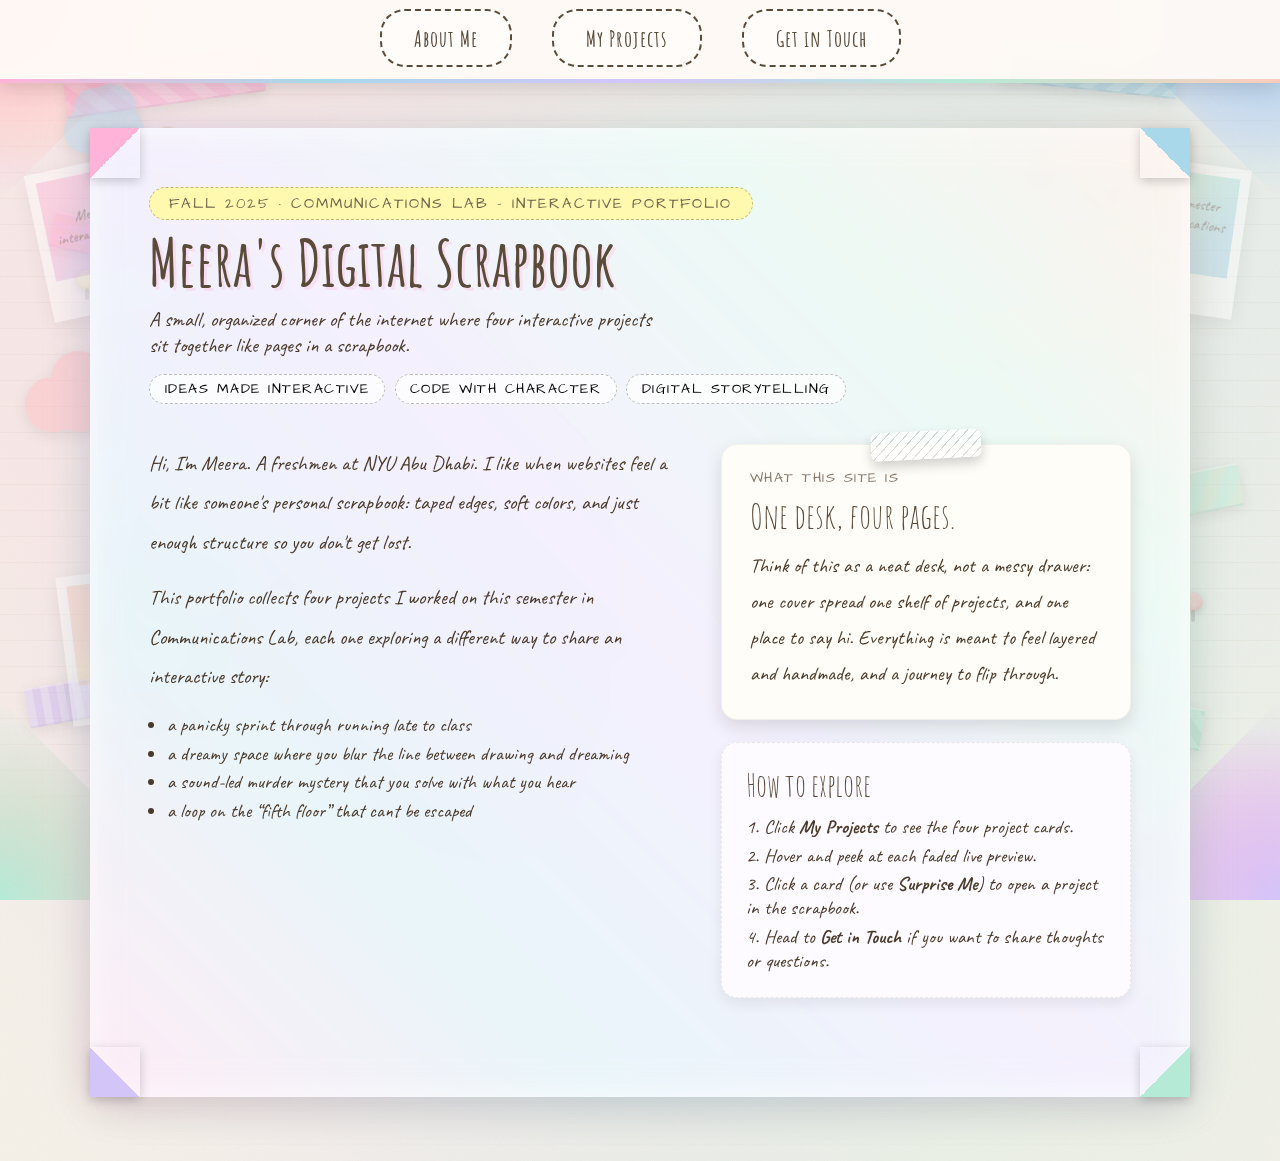
<file: index.html>
<!DOCTYPE html>
<html lang="en">
<head>
    <meta charset="UTF-8">
    <meta name="viewport" content="width=device-width, initial-scale=1.0">
    <title>Creative Scrapbook Portfolio</title>
    <link href="https://fonts.googleapis.com/css2?family=Amatic+SC:wght@400;700&family=Caveat:wght@400;600;700&family=Architects+Daughter&family=Indie+Flower&family=Permanent+Marker&display=swap" rel="stylesheet">
    <link rel="stylesheet" href="style.css">
</head>
<body>
    <div class="corner-decoration corner-tl"></div>
    <div class="corner-decoration corner-tr"></div>
    <div class="corner-decoration corner-bl"></div>
    <div class="corner-decoration corner-br"></div>

    <div class="washi-tape washi-1" style="--rotation: -8deg;"></div>
    <div class="washi-tape washi-2" style="--rotation: 6deg;"></div>
    <div class="washi-tape washi-3" style="--rotation: -10deg;"></div>
    <div class="washi-tape washi-4" style="--rotation: 9deg;"></div>
    <div class="washi-tape washi-5" style="--rotation: -7deg;"></div>
    <div class="washi-tape washi-6" style="--rotation: -6deg;"></div>
    <div class="washi-tape washi-7" style="--rotation: 12deg;"></div>
    <div class="washi-tape washi-8" style="--rotation: -11deg;"></div>

    <div class="paper-clip clip-1" style="--clip-rotation: -18deg;"></div>
    <div class="paper-clip clip-2" style="--clip-rotation: 22deg;"></div>
    <div class="paper-clip clip-3" style="--clip-rotation: -15deg;"></div>
    <div class="paper-clip clip-4" style="--clip-rotation: 18deg;"></div>

    <div class="push-pin pin-1"></div>
    <div class="push-pin pin-2"></div>
    <div class="push-pin pin-3"></div>
    <div class="push-pin pin-4"></div>
    <div class="push-pin pin-5"></div>

    <div class="sticker sticker-star"></div>
    <div class="sticker sticker-heart"></div>
    <div class="sticker sticker-circle"></div>
    <div class="sticker sticker-cloud"></div>
    <div class="sticker sticker-flower"></div>
    <div class="sticker sticker-moon"></div>


     <div class="floating-polaroid fpol-1" style="--pol-rotation: -12deg;">
        <div class="floating-polaroid-inner">
            <span>Meera's<br>interactive page</span>
        </div>
    </div>
    <div class="floating-polaroid fpol-2" style="--pol-rotation: 8deg;">
        <div class="floating-polaroid-inner">
            <span>fall semester<br>communications lab</span>
        </div>
    </div>
    <div class="floating-polaroid fpol-3" style="--pol-rotation: -7deg;">
        <div class="floating-polaroid-inner">
            <span>comic, sound<br>& video</span>
        </div>
    </div>

    <div class="sticky-note note-1" style="--note-rotation: 6deg;">about<br>me</div>
    <div class="sticky-note note-2" style="--note-rotation: -8deg;">my<br>projects</div>
    <div class="sticky-note note-3" style="--note-rotation: 4deg;">get in<br>touch</div>

    <div class="confetti confetti-1"></div>
    <div class="confetti confetti-2"></div>
    <div class="confetti confetti-3"></div>
    <div class="confetti confetti-4"></div>
    <div class="confetti confetti-5"></div>
    <div class="confetti confetti-6"></div>

    <nav>
        <ul>
            <li><a href="index.html">About Me</a></li>
            <li><a href="project.html">My Projects</a></li>
            <li><a href="contact.html">Get in Touch</a></li>
        </ul>
    </nav>

    <div class="page active" id="intro">
        <div class="intro-container">
            <div class="photo-corner corner-tl-inner"></div>
            <div class="photo-corner corner-tr-inner"></div>
            <div class="photo-corner corner-bl-inner"></div>
            <div class="photo-corner corner-br-inner"></div>

            <header class="intro-header">
                <div class="intro-ribbon">fall 2025 · communications lab - interactive portfolio</div>
                <div class="intro-title-main">
                    <h1>Meera's Digital Scrapbook</h1>
                </div>
                <p class="intro-subtitle">
                    A small, organized corner of the internet where four interactive projects sit together like pages in a scrapbook.
                </p>
                <div class="intro-tags-row">
                    <span class="intro-tag-pill">Ideas Made Interactive</span>
                    <span class="intro-tag-pill">Code With Character</span>
                    <span class="intro-tag-pill">Digital Storytelling</span>
                </div>
            </header>

            <section class="intro-body">
                <div class="intro-main-text">
                    <p>
                        Hi, I'm Meera. A freshmen at NYU Abu Dhabi. I like when websites feel a bit like someone's personal scrapbook:
                        taped edges, soft colors, and just enough structure so you don't get lost.
                    </p>
                    <p>
                        This portfolio collects four projects I worked on this semester in
                        Communications Lab, each one exploring a different way to share an interactive story:
                    </p>
                    <ul>
                        <li>a panicky sprint through running late to class</li>
                        <li>a dreamy space where you blur the line between drawing and dreaming</li>
                        <li>a sound-led murder mystery that you solve with what you hear</li>
                        <li>a loop on the “fifth floor” that cant be escaped</li>
                    </ul>
                    
                </div>

                <aside class="intro-side-panel">
                    <div class="intro-polaroid-card">
                        <div class="intro-polaroid-label">what this site is</div>
                        <div class="intro-polaroid-title">One desk, four pages.</div>
                        <div class="intro-polaroid-body">
                            Think of this as a neat desk, not a messy drawer: one cover spread
                            one shelf of projects, and one place to say hi.
                            Everything is meant to feel layered and handmade, and a journey to flip through.
                        </div>
                    </div>

                    <div class="intro-steps-card">
                        <div class="intro-steps-title">How to explore</div>
                        <div class="intro-steps">
                            <div>1. Click <strong>My Projects</strong> to see the four project cards.</div>
                            <div>2. Hover and peek at each faded live preview.</div>
                            <div>3. Click a card (or use <strong>Surprise Me</strong>) to open a project in the scrapbook.</div>
                            <div>4. Head to <strong>Get in Touch</strong> if you want to share thoughts or questions.</div>
                        </div>
                    </div>
                </aside>
            </section>


    <script src="script.js"></script>
</body>
</html>
</file>
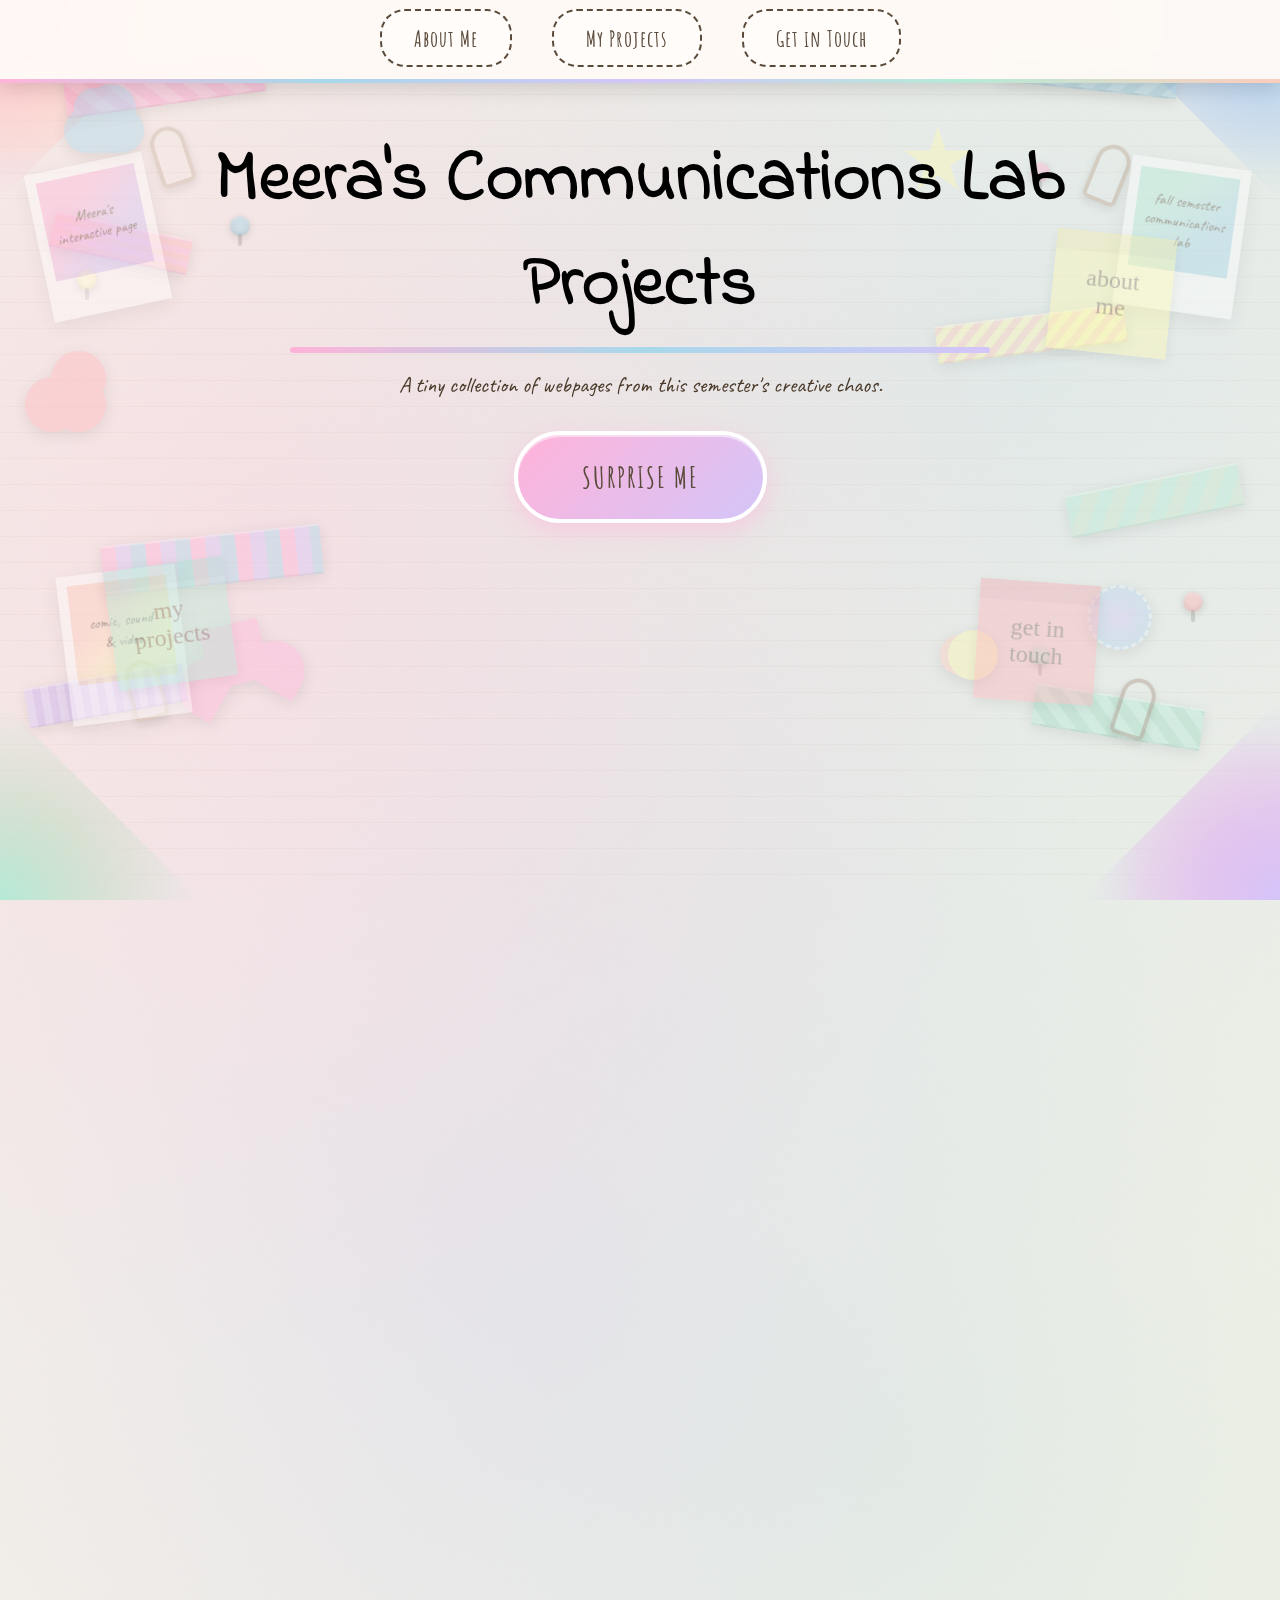
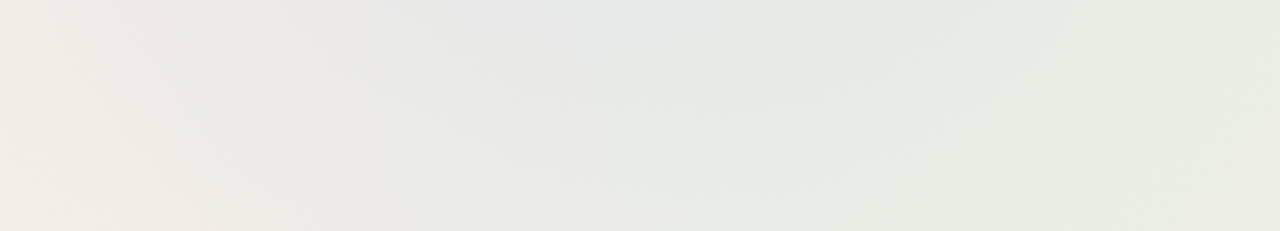
<file: project.html>
<!DOCTYPE html>
<html lang="en">
<head>
    <meta charset="UTF-8">
    <meta name="viewport" content="width=device-width, initial-scale=1.0">
    <title>Creative Scrapbook Portfolio - Projects</title>
    <link href="https://fonts.googleapis.com/css2?family=Amatic+SC:wght@400;700&family=Caveat:wght@400;600;700&family=Architects+Daughter&family=Indie+Flower&family=Permanent+Marker&display=swap" rel="stylesheet">
    <link rel="stylesheet" href="style.css">
</head>
<body>
    <div class="corner-decoration corner-tl"></div>
    <div class="corner-decoration corner-tr"></div>
    <div class="corner-decoration corner-bl"></div>
    <div class="corner-decoration corner-br"></div>

    <div class="washi-tape washi-1" style="--rotation: -8deg;"></div>
    <div class="washi-tape washi-2" style="--rotation: 6deg;"></div>
    <div class="washi-tape washi-3" style="--rotation: -10deg;"></div>
    <div class="washi-tape washi-4" style="--rotation: 9deg;"></div>
    <div class="washi-tape washi-5" style="--rotation: -7deg;"></div>
    <div class="washi-tape washi-6" style="--rotation: -6deg;"></div>
    <div class="washi-tape washi-7" style="--rotation: 12deg;"></div>
    <div class="washi-tape washi-8" style="--rotation: -11deg;"></div>

    <div class="paper-clip clip-1" style="--clip-rotation: -18deg;"></div>
    <div class="paper-clip clip-2" style="--clip-rotation: 22deg;"></div>
    <div class="paper-clip clip-3" style="--clip-rotation: -15deg;"></div>
    <div class="paper-clip clip-4" style="--clip-rotation: 18deg;"></div>

    <div class="push-pin pin-1"></div>
    <div class="push-pin pin-2"></div>
    <div class="push-pin pin-3"></div>
    <div class="push-pin pin-4"></div>
    <div class="push-pin pin-5"></div>

    <div class="sticker sticker-star"></div>
    <div class="sticker sticker-heart"></div>
    <div class="sticker sticker-circle"></div>
    <div class="sticker sticker-cloud"></div>
    <div class="sticker sticker-flower"></div>
    <div class="sticker sticker-moon"></div>

    <div class="floating-polaroid fpol-1" style="--pol-rotation: -12deg;">
        <div class="floating-polaroid-inner">
            <span>Meera's<br>interactive page</span>
        </div>
    </div>
    <div class="floating-polaroid fpol-2" style="--pol-rotation: 8deg;">
        <div class="floating-polaroid-inner">
            <span>fall semester<br>communications lab</span>
        </div>
    </div>
    <div class="floating-polaroid fpol-3" style="--pol-rotation: -7deg;">
        <div class="floating-polaroid-inner">
            <span>comic, sound<br>& video</span>
        </div>
    </div>

    <div class="sticky-note note-1" style="--note-rotation: 6deg;">about<br>me</div>
    <div class="sticky-note note-2" style="--note-rotation: -8deg;">my<br>projects</div>
    <div class="sticky-note note-3" style="--note-rotation: 4deg;">get in<br>touch</div>

    <div class="confetti confetti-1"></div>
    <div class="confetti confetti-2"></div>
    <div class="confetti confetti-3"></div>
    <div class="confetti confetti-4"></div>
    <div class="confetti confetti-5"></div>
    <div class="confetti confetti-6"></div>

    <nav>
        <ul>
            <li><a href="index.html">About Me</a></li>
            <li><a href="project.html">My Projects</a></li>
            <li><a href="contact.html">Get in Touch</a></li>
        </ul>
    </nav>

    <div class="page active" id="projects">
        <div class="projects-header">
            <h1>Meera's Communications Lab Projects</h1>
            <p>A tiny collection of webpages from this semester's creative chaos.</p>
            <button class="surprise-btn" onclick="surpriseMe()">SURPRISE ME</button>
        </div>
        <div class="projects-grid">
            <div class="project-card" data-url="https://meeraalshamsi77.github.io/late.to.class/" style="--rotation: -2deg;">
                <div class="project-preview-strip">
                    <div class="project-preview-backdrop"></div>
                    <iframe class="project-preview-frame" src="https://meeraalshamsi77.github.io/late.to.class/"></iframe>
                    <div class="project-preview-label">live preview</div>
                </div>
                <div class="project-content">
                    <h3>Late to Class</h3>
                    <p>An interactive experience that captures the frantic rush of running late to class. It plays with pacing, urgency, and small visual cues to make the browser feel like a hallway you're sprinting through.</p>
                    <a href="https://meeraalshamsi77.github.io/late.to.class/" target="_blank" class="project-link">VIEW PROJECT</a>
                </div>
            </div>

            <div class="project-card" data-url="https://xiaotianfan.github.io/Dream-or-Sketch/" style="--rotation: 1.5deg;">
                <div class="project-preview-strip">
                    <div class="project-preview-backdrop"></div>
                    <iframe class="project-preview-frame" src="https://xiaotianfan.github.io/Dream-or-Sketch/"></iframe>
                    <div class="project-preview-label">live preview</div>
                </div>
                <div class="project-content">
                    <h3>Dream or Sketch</h3>
                    <p>A space where imagination and interface meet. This collaboration blurs the line between the characters dream, and the users experience, building a gentle, interactive visual story.</p>
                    <a href="https://xiaotianfan.github.io/Dream-or-Sketch/" target="_blank" class="project-link">VIEW PROJECT</a>
                </div>
            </div>

            <div class="project-card" data-url="https://amikaehuh.github.io/SOUNDWEB/" style="--rotation: -1deg;">
                <div class="project-preview-strip">
                    <div class="project-preview-backdrop"></div>
                    <iframe class="project-preview-frame" src="https://amikaehuh.github.io/SOUNDWEB/"></iframe>
                    <div class="project-preview-label">live preview</div>
                </div>
                <div class="project-content">
                    <h3>The Marrow House Murder Mystery</h3>
                    <p>An audio-visual experience where sound guides the experience. It explores how rhythm, sound, and interaction can weave together into a small digital murder mystery.</p>
                    <a href="https://amikaehuh.github.io/SOUNDWEB/" target="_blank" class="project-link">VIEW PROJECT</a>
                </div>
            </div>

            <div class="project-card" data-url="https://sohaila-abdulsattar-mohammed.github.io/The-Fifth-Floor/" style="--rotation: 2deg;">
                <div class="project-preview-strip">
                    <div class="project-preview-backdrop"></div>
                    <iframe class="project-preview-frame" src="https://sohaila-abdulsattar-mohammed.github.io/The-Fifth-Floor/"></iframe>
                    <div class="project-preview-label">live preview</div>
                </div>
                <div class="project-content">
                    <h3>The Fifth Floor</h3>
                    <p>A mysterious narrative journey that treats the browser like a building to explore. Each interaction feels like opening another door on the fifth floor of an unending loop.</p>
                    <a href="https://sohaila-abdulsattar-mohammed.github.io/The-Fifth-Floor/" target="_blank" class="project-link">VIEW PROJECT</a>
                </div>
            </div>
        </div>
    </div>

    <div class="modal" id="projectModal">
        <button class="close-modal" onclick="closeModal()">×</button>
        <div class="modal-content">
            <iframe id="projectFrame"></iframe>
        </div>
    </div>

    <script src="script.js"></script>
</body>
</html>
</file>
<file: style.css>
* {
    margin: 0;
    padding: 0;
    box-sizing: border-box;
}

:root {
    --pastel-pink: #ffb3d9;
    --pastel-blue: #a8d8ea;
    --pastel-lavender: #d4c5f9;
    --pastel-mint: #b5ead7;
    --pastel-peach: #ffccbc;
    --pastel-yellow: #fff9b0;
    --pastel-coral: #ffb3ba;
    --pastel-sage: #c8e6c9;
    --brown-bg: #f5f1e8;
    --brown-dark: #5a4a3a;
}

body {
    font-family: 'Indie Flower', cursive;
    background: 
        radial-gradient(circle at 20% 30%, rgba(255, 179, 217, 0.25) 0%, transparent 50%),
        radial-gradient(circle at 80% 20%, rgba(168, 216, 234, 0.25) 0%, transparent 50%),
        radial-gradient(circle at 40% 70%, rgba(212, 197, 249, 0.25) 0%, transparent 50%),
        radial-gradient(circle at 70% 80%, rgba(181, 234, 215, 0.25) 0%, transparent 50%),
        url('data:image/svg+xml;utf8,<svg xmlns="http://www.w3.org/2000/svg" width="100" height="100"><filter id="noise"><feTurbulence type="fractalNoise" baseFrequency="0.9" numOctaves="4" /></filter><rect width="100" height="100" filter="url(%23noise)" opacity="0.05"/></svg>'),
        #f5f1e8;
    overflow-x: hidden;
    position: relative;
    min-height: 100vh;
}

body::before {
    content: '';
    position: fixed;
    top: 0;
    left: 0;
    width: 100%;
    height: 100%;
    background-image: 
        repeating-linear-gradient(0deg, transparent, transparent 25px, rgba(139, 69, 19, 0.03) 25px, rgba(139, 69, 19, 0.03) 26px);
    pointer-events: none;
    z-index: 0;
}

.corner-decoration,
.washi-tape,
.paper-clip,
.push-pin,
.sticker,
.floating-polaroid,
.sticky-note,
.confetti {
    z-index: 1;
}

.washi-tape,
.paper-clip,
.push-pin,
.sticker,
.floating-polaroid,
.sticky-note,
.confetti {
    opacity: 0.4; 
}

.corner-decoration {
    position: fixed;
    width: 200px;
    height: 200px;
    pointer-events: none;
}

.corner-tl {
    top: 0;
    left: 0;
    background: 
        radial-gradient(circle at 0% 0%, var(--pastel-pink) 0%, transparent 70%),
        radial-gradient(circle at 10% 10%, var(--pastel-yellow) 0%, transparent 60%);
    clip-path: polygon(0 0, 100% 0, 0 100%);
}

.corner-tr {
    top: 0;
    right: 0;
    background: 
        radial-gradient(circle at 100% 0%, var(--pastel-blue) 0%, transparent 70%),
        radial-gradient(circle at 90% 10%, var(--pastel-lavender) 0%, transparent 60%);
    clip-path: polygon(100% 0, 100% 100%, 0 0);
}

.corner-bl {
    bottom: 0;
    left: 0;
    background: 
        radial-gradient(circle at 0% 100%, var(--pastel-mint) 0%, transparent 70%),
        radial-gradient(circle at 10% 90%, var(--pastel-peach) 0%, transparent 60%);
    clip-path: polygon(0 100%, 100% 100%, 0 0);
}

.corner-br {
    bottom: 0;
    right: 0;
    background: 
        radial-gradient(circle at 100% 100%, var(--pastel-lavender) 0%, transparent 70%),
        radial-gradient(circle at 90% 90%, var(--pastel-pink) 0%, transparent 60%);
    clip-path: polygon(100% 100%, 0 100%, 100% 0);
}

.washi-tape {
    position: fixed;
    box-shadow: 0 3px 15px rgba(0, 0, 0, 0.2);
    transition: all 0.3s ease;
}

.washi-tape:hover {
    opacity: 0.6;
    transform: scale(1.03) !important;
}

.washi-1 {
    width: 200px;
    height: 45px;
    top: 60px;
    left: 5%;
    background: repeating-linear-gradient(
        45deg,
        var(--pastel-pink),
        var(--pastel-pink) 12px,
        #ff99cc 12px,
        #ff99cc 24px
    );
    transform: rotate(-8deg);
    animation: gentleSway 6s ease-in-out infinite;
    border-top: 2px solid rgba(255, 255, 255, 0.5);
    border-bottom: 2px solid rgba(0, 0, 0, 0.1);
}

.washi-2 {
    width: 180px;
    height: 40px;
    top: 50px;
    right: 8%;
    background: repeating-linear-gradient(
        -45deg,
        var(--pastel-blue),
        var(--pastel-blue) 10px,
        #89c4dd 10px,
        #89c4dd 20px
    );
    transform: rotate(6deg);
    animation: gentleSway 7s ease-in-out infinite;
    animation-delay: 1s;
    border-top: 2px solid rgba(255, 255, 255, 0.5);
    border-bottom: 2px solid rgba(0, 0, 0, 0.1);
}

.washi-3 {
    width: 160px;
    height: 40px;
    top: 75%;
    left: 2%;
    background: repeating-linear-gradient(
        90deg,
        var(--pastel-lavender),
        var(--pastel-lavender) 8px,
        #c0a8f0 8px,
        #c0a8f0 16px
    );
    transform: rotate(-10deg);
    animation: gentleSway 8s ease-in-out infinite;
    animation-delay: 2s;
    border-top: 2px solid rgba(255, 255, 255, 0.5);
    border-bottom: 2px solid rgba(0, 0, 0, 0.1);
}

.washi-4 {
    width: 170px;
    height: 42px;
    bottom: 18%;
    right: 6%;
    background: repeating-linear-gradient(
        45deg,
        var(--pastel-mint),
        var(--pastel-mint) 11px,
        #9ad9c1 11px,
        #9ad9c1 22px
    );
    transform: rotate(9deg);
    animation: gentleSway 7.5s ease-in-out infinite;
    animation-delay: 1.5s;
    border-top: 2px solid rgba(255, 255, 255, 0.5);
    border-bottom: 2px solid rgba(0, 0, 0, 0.1);
}

.washi-5 {
    width: 190px;
    height: 38px;
    top: 35%;
    right: 12%;
    background: 
        linear-gradient(135deg, 
            var(--pastel-peach) 25%, 
            transparent 25%, 
            transparent 50%, 
            var(--pastel-peach) 50%, 
            var(--pastel-peach) 75%, 
            transparent 75%
        ),
        var(--pastel-yellow);
    background-size: 20px 20px;
    transform: rotate(-7deg);
    animation: gentleSway 6.5s ease-in-out infinite;
    animation-delay: 3s;
    border-top: 2px solid rgba(255, 255, 255, 0.5);
    border-bottom: 2px solid rgba(0, 0, 0, 0.1);
}

.washi-6 {
    width: 220px;
    height: 50px;
    bottom: 35%;
    left: 8%;
    background: repeating-linear-gradient(
        90deg,
        var(--pastel-pink),
        var(--pastel-pink) 15px,
        var(--pastel-lavender) 15px,
        var(--pastel-lavender) 30px,
        var(--pastel-blue) 30px,
        var(--pastel-blue) 45px
    );
    transform: rotate(-6deg);
    animation: gentleSway 8s ease-in-out infinite;
    animation-delay: 0.5s;
    border-top: 2px solid rgba(255, 255, 255, 0.5);
    border-bottom: 2px solid rgba(0, 0, 0, 0.1);
}

.washi-7 {
    width: 140px;
    height: 36px;
    top: 25%;
    left: 4%;
    background: repeating-linear-gradient(
        0deg,
        var(--pastel-coral),
        var(--pastel-coral) 6px,
        var(--pastel-pink) 6px,
        var(--pastel-pink) 12px
    );
    transform: rotate(12deg);
    animation: gentleSway 7s ease-in-out infinite;
    animation-delay: 2.5s;
    border-top: 2px solid rgba(255, 255, 255, 0.5);
    border-bottom: 2px solid rgba(0, 0, 0, 0.1);
}

.washi-8 {
    width: 175px;
    height: 43px;
    bottom: 42%;
    right: 3%;
    background: 
        repeating-linear-gradient(
            -60deg,
            var(--pastel-sage),
            var(--pastel-sage) 14px,
            var(--pastel-mint) 14px,
            var(--pastel-mint) 28px
        );
    transform: rotate(-11deg);
    animation: gentleSway 8.5s ease-in-out infinite;
    animation-delay: 4s;
    border-top: 2px solid rgba(255, 255, 255, 0.5);
    border-bottom: 2px solid rgba(0, 0, 0, 0.1);
}

@keyframes gentleSway {
    0%, 100% {
        transform: translateY(0) rotate(var(--rotation, 0deg));
    }
    50% {
        transform: translateY(-12px) rotate(calc(var(--rotation, 0deg) + 3deg));
    }
}

.paper-clip {
    position: fixed;
    width: 35px;
    height: 60px;
    border: 4px solid #8b7355;
    border-radius: 18px 18px 6px 6px;
    transition: all 0.3s ease;
    animation: clipBob 5s ease-in-out infinite;
    box-shadow: 0 4px 8px rgba(0, 0, 0, 0.2);
    pointer-events: none;
}

.paper-clip:hover {
    opacity: 0.7;
    transform: scale(1.05) rotate(15deg) !important;
}

.clip-1 {
    top: 14%;
    left: 12%;
    transform: rotate(-18deg);
    border-color: #c9b5a0;
}

.clip-2 {
    top: 16%;
    right: 12%;
    transform: rotate(22deg);
    animation-delay: 2.5s;
    border-color: #b8a08a;
}

.clip-3 {
    bottom: 20%;
    left: 10%;
    transform: rotate(-15deg);
    animation-delay: 4s;
    border-color: #d4bfa8;
}

.clip-4 {
    bottom: 18%;
    right: 10%;
    transform: rotate(18deg);
    animation-delay: 1.5s;
    border-color: #a89080;
}

@keyframes clipBob {
    0%, 100% {
        transform: translateY(0) rotate(var(--clip-rotation, 0deg));
    }
    50% {
        transform: translateY(-10px) rotate(calc(var(--clip-rotation, 0deg) + 6deg));
    }
}

.push-pin {
    position: fixed;
    width: 20px;
    height: 20px;
    border-radius: 50%;
    box-shadow: 
        0 2px 8px rgba(0, 0, 0, 0.3),
        inset 0 -2px 4px rgba(0, 0, 0, 0.2),
        inset 0 2px 4px rgba(255, 255, 255, 0.5);
    transition: all 0.3s ease;
    pointer-events: none;
}

.push-pin::after {
    content: '';
    position: absolute;
    width: 4px;
    height: 12px;
    background: rgba(0, 0, 0, 0.3);
    bottom: -10px;
    left: 50%;
    transform: translateX(-50%);
    border-radius: 2px;
}

.pin-1 {
    top: 18%;
    right: 18%;
    background: radial-gradient(circle, var(--pastel-pink), #ff8fb8);
}

.pin-2 {
    top: 24%;
    left: 18%;
    background: radial-gradient(circle, var(--pastel-blue), #78bfdb);
}

.pin-3 {
    bottom: 26%;
    right: 18%;
    background: radial-gradient(circle, var(--pastel-mint), #94d9bc);
}

.pin-4 {
    top: 30%;
    left: 6%;
    background: radial-gradient(circle, var(--pastel-yellow), #ffe680);
}

.pin-5 {
    bottom: 32%;
    right: 6%;
    background: radial-gradient(circle, var(--pastel-coral), #ff9999);
}

.sticker {
    position: fixed;
    pointer-events: none;
    filter: drop-shadow(0 4px 8px rgba(0, 0, 0, 0.2));
    animation: stickerFloat 12s ease-in-out infinite;
}

.sticker-star {
    top: 14%;
    right: 24%;
    width: 70px;
    height: 70px;
    background: var(--pastel-yellow);
    clip-path: polygon(50% 0%, 61% 35%, 98% 35%, 68% 57%, 79% 91%, 50% 70%, 21% 91%, 32% 57%, 2% 35%, 39% 35%);
    animation-delay: 1s;
}

.sticker-heart {
    bottom: 24%;
    left: 16%;
    width: 60px;
    height: 60px;
    background: var(--pastel-pink);
    transform: rotate(-15deg);
    animation-delay: 3s;
}

.sticker-heart::before,
.sticker-heart::after {
    content: '';
    position: absolute;
    width: 60px;
    height: 48px;
    background: var(--pastel-pink);
    border-radius: 50px 50px 0 0;
}

.sticker-heart::before {
    left: -30px;
    transform: rotate(-45deg);
    transform-origin: 100% 100%;
}

.sticker-heart::after {
    left: 30px;
    transform: rotate(45deg);
    transform-origin: 0 100%;
}

.sticker-circle {
    top: 65%;
    right: 10%;
    width: 65px;
    height: 65px;
    background: radial-gradient(circle, var(--pastel-lavender), var(--pastel-blue));
    border-radius: 50%;
    border: 3px dashed rgba(255, 255, 255, 0.6);
    animation-delay: 5s;
}

.sticker-cloud {
    top: 12%;
    left: 5%;
    width: 80px;
    height: 45px;
    background: var(--pastel-blue);
    border-radius: 50px;
    animation-delay: 2s;
}

.sticker-cloud::before {
    content: '';
    position: absolute;
    width: 40px;
    height: 40px;
    background: var(--pastel-blue);
    border-radius: 50%;
    top: -20px;
    left: 10px;
}

.sticker-cloud::after {
    content: '';
    position: absolute;
    width: 50px;
    height: 50px;
    background: var(--pastel-blue);
    border-radius: 50%;
    top: -24px;
    right: 8px;
}

.sticker-flower {
    bottom: 52%;
    left: 4%;
    width: 55px;
    height: 55px;
    background: var(--pastel-coral);
    border-radius: 50%;
    animation-delay: 6s;
}

.sticker-flower::before,
.sticker-flower::after {
    content: '';
    position: absolute;
    width: 55px;
    height: 55px;
    background: var(--pastel-coral);
    border-radius: 50%;
}

.sticker-flower::before {
    top: -26px;
    left: 0;
}

.sticker-flower::after {
    top: 0;
    left: -26px;
}

.sticker-moon {
    top: 70%;
    right: 22%;
    width: 50px;
    height: 50px;
    background: var(--pastel-yellow);
    border-radius: 50%;
    box-shadow: -13px 0 0 -5px var(--pastel-peach);
    animation-delay: 7s;
}

@keyframes stickerFloat {
    0%, 100% {
        transform: translateY(0) rotate(0deg);
    }
    50% {
        transform: translateY(-15px) rotate(10deg);
    }
}

.floating-polaroid {
    position: fixed;
    background: white;
    padding: 10px;
    padding-bottom: 40px;
    box-shadow: 0 6px 20px rgba(0, 0, 0, 0.15);
    pointer-events: none;
    animation: polaroidDrift 15s ease-in-out infinite;
}

.floating-polaroid-inner {
    width: 100px;
    height: 100px;
    overflow: hidden;
    position: relative;
    display: flex;
    align-items: center;
    justify-content: center;
    font-family: 'Caveat', cursive;
    color: #4a3a2a;
    font-size: 0.95rem;
    text-align: center;
    padding: 0.5rem;
}

.floating-polaroid-inner span {
    position: relative;
    z-index: 1;
}

.fpol-1 {
    top: 18%;
    left: 3%;
    transform: rotate(-12deg);
    animation-delay: 0s;
}

.fpol-1 .floating-polaroid-inner {
    background: linear-gradient(135deg, var(--pastel-pink) 30%, var(--pastel-lavender) 70%);
}

.fpol-2 {
    top: 18%;
    right: 3%;
    transform: rotate(8deg);
    animation-delay: 3s;
}

.fpol-2 .floating-polaroid-inner {
    background: linear-gradient(135deg, var(--pastel-mint) 30%, var(--pastel-blue) 70%);
}

.fpol-3 {
    bottom: 20%;
    left: 5%;
    transform: rotate(-7deg);
    animation-delay: 6s;
}

.fpol-3 .floating-polaroid-inner {
    background: linear-gradient(135deg, var(--pastel-peach) 30%, var(--pastel-yellow) 70%);
}

@keyframes polaroidDrift {
    0%, 100% {
        transform: translateY(0) rotate(var(--pol-rotation));
    }
    50% {
        transform: translateY(-20px) rotate(calc(var(--pol-rotation) + 5deg));
    }
}

.sticky-note {
    position: fixed;
    width: 120px;
    height: 120px;
    background: var(--note-color);
    box-shadow: 0 4px 12px rgba(0, 0, 0, 0.15);
    pointer-events: none;
    display: flex;
    align-items: center;
    justify-content: center;
    font-family: 'Permanent Marker', cursive;
    font-size: 1.5rem;
    color: rgba(90, 74, 58, 0.8);
    animation: stickyFloat 10s ease-in-out infinite;
    transform-origin: top center;
    text-align: center;
    padding: 0.6rem;
}

.sticky-note::before {
    content: '';
    position: absolute;
    top: 0;
    left: 0;
    right: 0;
    height: 20px;
    background: rgba(0, 0, 0, 0.05);
}

.note-1 {
    top: 26%;
    right: 8%;
    --note-color: var(--pastel-yellow);
    transform: rotate(6deg);
    animation-delay: 1s;
}

.note-2 {
    bottom: 24%;
    left: 8%;
    --note-color: var(--pastel-mint);
    transform: rotate(-8deg);
    animation-delay: 4s;
}

.note-3 {
    bottom: 22%;
    right: 14%;
    --note-color: var(--pastel-coral);
    transform: rotate(4deg);
    animation-delay: 7s;
}

@keyframes stickyFloat {
    0%, 100% {
        transform: translateY(0) rotate(var(--note-rotation));
    }
    50% {
        transform: translateY(-12px) rotate(calc(var(--note-rotation) + 4deg));
    }
}

.confetti {
    position: fixed;
    width: 12px;
    height: 12px;
    pointer-events: none;
    animation: confettiFall 20s linear infinite;
}

.confetti-1 {
    top: -50px;
    left: 10%;
    background: var(--pastel-pink);
    border-radius: 50%;
    animation-delay: 0s;
}

.confetti-2 {
    top: -50px;
    left: 30%;
    background: var(--pastel-blue);
    transform: rotate(45deg);
    animation-delay: 3s;
}

.confetti-3 {
    top: -50px;
    left: 50%;
    background: var(--pastel-lavender);
    clip-path: polygon(50% 0%, 0% 100%, 100% 100%);
    animation-delay: 6s;
}

.confetti-4 {
    top: -50px;
    left: 70%;
    background: var(--pastel-mint);
    border-radius: 50%;
    animation-delay: 9s;
}

.confetti-5 {
    top: -50px;
    left: 90%;
    background: var(--pastel-peach);
    transform: rotate(45deg);
    animation-delay: 12s;
}

.confetti-6 {
    top: -50px;
    left: 20%;
    background: var(--pastel-yellow);
    clip-path: polygon(50% 0%, 0% 100%, 100% 100%);
    animation-delay: 15s;
}

@keyframes confettiFall {
    0% {
        transform: translateY(0) rotate(0deg);
        opacity: 0.5;
    }
    100% {
        transform: translateY(calc(100vh + 100px)) rotate(720deg);
        opacity: 0;
    }
}


nav {
    position: fixed;
    top: 0;
    width: 100%;
    background: rgba(255, 250, 245, 0.95);
    padding: 1.5rem 2rem;
    box-shadow: 0 4px 20px rgba(0, 0, 0, 0.15);
    z-index: 100;
    backdrop-filter: blur(10px);
    border-bottom: 4px solid transparent;
    border-image: linear-gradient(
        90deg, 
        var(--pastel-pink), 
        var(--pastel-blue), 
        var(--pastel-lavender), 
        var(--pastel-mint),
        var(--pastel-peach)
    ) 1;
}

nav ul {
    list-style: none;
    display: flex;
    justify-content: center;
    gap: 2.5rem;
    flex-wrap: wrap;
}

nav a {
    text-decoration: none;
    color: var(--brown-dark);
    font-weight: 700;
    font-size: 1.4rem;
    padding: 0.8rem 2rem;
    border-radius: 25px;
    transition: all 0.3s ease;
    position: relative;
    font-family: 'Amatic SC', cursive;
    letter-spacing: 1px;
    background: rgba(255, 255, 255, 0.5);
    border: 2px dashed var(--brown-dark);
}

nav a:hover {
    background: linear-gradient(135deg, var(--pastel-yellow), var(--pastel-peach));
    transform: translateY(-3px) rotate(-2deg);
    box-shadow: 0 6px 20px rgba(0, 0, 0, 0.2);
    border-style: solid;
}

.page {
    min-height: 100vh;
    padding: 8rem 2rem 4rem;
    display: none;
    position: relative;
    z-index: 10;
}

.page.active {
    display: block;
    animation: pageReveal 0.8s cubic-bezier(0.34, 1.56, 0.64, 1);
}

@keyframes pageReveal {
    from {
        opacity: 0;
        transform: translateY(50px) scale(0.95);
    }
    to {
        opacity: 1;
        transform: translateY(0) scale(1);
    }
}

.intro-container {
    max-width: 1100px;
    margin: 0 auto;
    background: rgba(255, 255, 255, 0.96);
    padding: 3.2rem;
    border-radius: 20px;
    box-shadow: 
        0 10px 40px rgba(0, 0, 0, 0.15),
        inset 0 1px 0 rgba(255, 255, 255, 0.8);
    position: relative;
    border: 8px solid white;
    backdrop-filter: blur(10px);
}

.intro-container::before {
    content: '';
    position: absolute;
    top: -15px;
    left: -15px;
    right: -15px;
    bottom: -15px;
    background: linear-gradient(
        45deg,
        var(--pastel-pink) 0%,
        var(--pastel-blue) 25%,
        var(--pastel-lavender) 50%,
        var(--pastel-mint) 75%,
        var(--pastel-peach) 100%
    );
    border-radius: 25px;
    z-index: -1;
    opacity: 0.25;
    filter: blur(20px);
}

.photo-corner {
    position: absolute;
    width: 50px;
    height: 50px;
    z-index: 1;
}

.corner-tl-inner {
    top: -8px;
    left: -8px;
    background: linear-gradient(135deg, var(--pastel-pink) 50%, transparent 50%);
    box-shadow: 0 3px 10px rgba(0, 0, 0, 0.2);
}

.corner-tr-inner {
    top: -8px;
    right: -8px;
    background: linear-gradient(225deg, var(--pastel-blue) 50%, transparent 50%);
    box-shadow: 0 3px 10px rgba(0, 0, 0, 0.2);
}

.corner-bl-inner {
    bottom: -8px;
    left: -8px;
    background: linear-gradient(45deg, var(--pastel-lavender) 50%, transparent 50%);
    box-shadow: 0 3px 10px rgba(0, 0, 0, 0.2);
}

.corner-br-inner {
    bottom: -8px;
    right: -8px;
    background: linear-gradient(315deg, var(--pastel-mint) 50%, transparent 50%);
    box-shadow: 0 3px 10px rgba(0, 0, 0, 0.2);
}

.intro-header {
    display: flex;
    flex-direction: column;
    gap: 0.5rem;
    margin-bottom: 2.5rem;
}

.intro-ribbon {
    align-self: flex-start;
    padding: 0.3rem 1.2rem;
    background: var(--pastel-yellow);
    border-radius: 999px;
    border: 1px dashed rgba(0,0,0,0.25);
    font-family: 'Architects Daughter', cursive;
    font-size: 0.95rem;
    text-transform: uppercase;
    letter-spacing: 2px;
    color: rgba(90, 74, 58, 0.85);
}

.intro-title-main {
    display: flex;
    flex-wrap: wrap;
    align-items: baseline;
    gap: 1rem;
}

.intro-title-main h1 {
    font-size: 4rem;
    font-family: 'Amatic SC', cursive;
    font-weight: 700;
    color: var(--brown-dark);
    line-height: 1.1;
    text-shadow: 3px 3px 0px rgba(255, 179, 217, 0.3);
}

.intro-subtitle {
    font-family: 'Caveat', cursive;
    font-size: 1.3rem;
    color: #4a3a2a;
    max-width: 520px;
}

.intro-tags-row {
    display: flex;
    flex-wrap: wrap;
    gap: 0.6rem;
    margin-top: 0.5rem;
}

.intro-tag-pill {
    padding: 0.3rem 0.9rem;
    border-radius: 999px;
    border: 1px dashed rgba(0,0,0,0.25);
    font-family: 'Architects Daughter', cursive;
    font-size: 0.85rem;
    text-transform: uppercase;
    letter-spacing: 1.5px;
    background: rgba(255, 255, 255, 0.8);
}

.intro-body {
    display: flex;
    gap: 2.5rem;
    align-items: flex-start;
    margin-bottom: 2.5rem;
    flex-wrap: wrap;
}

.intro-main-text {
    flex: 1.3;
    min-width: 260px;
}

.intro-main-text p {
    font-family: 'Caveat', cursive;
    font-size: 1.3rem;
    line-height: 1.9;
    color: #4a3a2a;
    margin-bottom: 1rem;
}

.intro-main-text ul {
    margin-top: 0.4rem;
    padding-left: 1.1rem;
}

.intro-main-text li {
    font-family: 'Caveat', cursive;
    font-size: 1.2rem;
    color: #4a3a2a;
    margin-bottom: 0.3rem;
}

.intro-side-panel {
    flex: 1;
    min-width: 240px;
    display: flex;
    flex-direction: column;
    gap: 1.4rem;
}

.intro-polaroid-card {
    background: #fffdf8;
    border-radius: 16px;
    padding: 1.5rem 1.7rem 1.7rem;
    box-shadow: 0 7px 18px rgba(0,0,0,0.12);
    border: 1px solid rgba(0,0,0,0.05);
    position: relative;
}

.intro-polaroid-card::before {
    content: '';
    position: absolute;
    top: -14px;
    left: 50%;
    transform: translateX(-50%) rotate(-3deg);
    width: 110px;
    height: 28px;
    background: repeating-linear-gradient(
        135deg,
        rgba(255,255,255,0.8),
        rgba(255,255,255,0.8) 6px,
        rgba(0,0,0,0.12) 6px,
        rgba(0,0,0,0.12) 7px
    );
    border-radius: 6px;
    box-shadow: 0 6px 12px rgba(0,0,0,0.18);
}

.intro-polaroid-label {
    font-family: 'Architects Daughter', cursive;
    font-size: 0.85rem;
    text-transform: uppercase;
    letter-spacing: 1.5px;
    color: rgba(90,74,58,0.75);
    margin-bottom: 0.4rem;
}

.intro-polaroid-title {
    font-family: 'Amatic SC', cursive;
    font-size: 2.2rem;
    color: var(--brown-dark);
    margin-bottom: 0.6rem;
}

.intro-polaroid-body {
    font-family: 'Caveat', cursive;
    font-size: 1.25rem;
    color: #4a3a2a;
    line-height: 1.8;
}

.intro-steps-card {
    background: #fdfbff;
    border-radius: 16px;
    padding: 1.3rem 1.5rem 1.5rem;
    box-shadow: 0 5px 14px rgba(0,0,0,0.08);
    border: 1px dashed rgba(0,0,0,0.08);
}

.intro-steps-title {
    font-family: 'Amatic SC', cursive;
    font-size: 2rem;
    margin-bottom: 0.6rem;
    color: var(--brown-dark);
}

.intro-steps {
    display: flex;
    flex-direction: column;
    gap: 0.3rem;
}

.intro-steps div {
    font-family: 'Caveat', cursive;
    font-size: 1.2rem;
    color: #4a3a2a;
}

.intro-strip {
    margin-top: 0.5rem;
    padding-top: 1.7rem;
    border-top: 1px dashed rgba(0,0,0,0.1);
    display: grid;
    grid-template-columns: repeat(auto-fit, minmax(220px, 1fr));
    gap: 1rem;
}

.intro-strip-card {
    background: #fffef7;
    border-radius: 14px;
    padding: 1rem 1.2rem;
    border: 1px solid rgba(0,0,0,0.03);
}

.intro-strip-label {
    font-family: 'Architects Daughter', cursive;
    font-size: 0.8rem;
    text-transform: uppercase;
    letter-spacing: 1.5px;
    margin-bottom: 0.3rem;
    color: rgba(90,74,58,0.7);
}

.intro-strip-title {
    font-family: 'Amatic SC', cursive;
    font-size: 1.9rem;
    color: var(--brown-dark);
    margin-bottom: 0.4rem;
}

.intro-strip-text {
    font-family: 'Caveat', cursive;
    font-size: 1.15rem;
    color: #4a3a2a;
}

.projects-header {
    text-align: center;
    margin-bottom: 5rem;
    max-width: 1000px;
    margin-left: auto;
    margin-right: auto;
}

.projects-header h1 {
    font-size: 4.5rem;
    margin-bottom: 2rem;
    position: relative;
    display: inline-block;
}

.projects-header h1::after {
    content: '';
    position: absolute;
    bottom: -15px;
    left: 50%;
    transform: translateX(-50%);
    width: 70%;
    height: 6px;
    background: linear-gradient(
        90deg,
        var(--pastel-pink),
        var(--pastel-blue),
        var(--pastel-lavender)
    );
    border-radius: 3px;
}

.projects-header p {
    font-family: 'Caveat', cursive;
    font-size: 1.4rem;
    color: #4a3a2a;
    margin-bottom: 2rem;
}

.surprise-btn {
    background: linear-gradient(135deg, var(--pastel-pink) 0%, var(--pastel-lavender) 100%);
    color: var(--brown-dark);
    border: 4px solid white;
    padding: 1.5rem 4rem;
    font-size: 1.8rem;
    font-weight: 700;
    border-radius: 50px;
    cursor: pointer;
    box-shadow: 
        0 8px 25px rgba(255, 179, 217, 0.5),
        inset 0 2px 0 rgba(255, 255, 255, 0.5);
    transition: all 0.3s ease;
    font-family: 'Amatic SC', cursive;
    letter-spacing: 2px;
    position: relative;
    overflow: hidden;
}

.surprise-btn:hover {
    transform: translateY(-6px) rotate(-3deg);
    box-shadow: 
        0 12px 35px rgba(255, 179, 217, 0.6),
        inset 0 2px 0 rgba(255, 255, 255, 0.5);
}

.surprise-btn:active {
    transform: translateY(-3px) scale(0.98);
}

.projects-grid {
    display: grid;
    grid-template-columns: repeat(auto-fit, minmax(350px, 1fr));
    gap: 4rem;
    max-width: 1400px;
    margin: 0 auto;
    padding: 0 2rem;
}

.project-card {
    background: white;
    border-radius: 15px;
    overflow: hidden;
    box-shadow: 
        0 8px 25px rgba(0, 0, 0, 0.15),
        0 0 0 8px white,
        0 0 0 12px var(--card-color);
    transition: all 0.5s cubic-bezier(0.34, 1.56, 0.64, 1);
    cursor: pointer;
    position: relative;
    transform: rotate(-2deg);
    animation: cardDrop 0.8s ease forwards;
    opacity: 0;
    z-index: 11;
}

.project-card::before {
    content: '';
    position: absolute;
    top: -18px;
    left: 30px;
    right: 30px;
    height: 32px;
    background: repeating-linear-gradient(
        135deg,
        rgba(255,255,255,0.7),
        rgba(255,255,255,0.7) 6px,
        rgba(0,0,0,0.08) 6px,
        rgba(0,0,0,0.08) 7px
    );
    border-radius: 6px;
    box-shadow: 0 6px 12px rgba(0,0,0,0.18);
    transform: rotate(-2deg);
}

.project-card:nth-child(1) {
    --card-color: var(--pastel-pink);
    animation-delay: 0.1s;
}

.project-card:nth-child(2) {
    --card-color: var(--pastel-blue);
    transform: rotate(1.5deg);
    animation-delay: 0.3s;
}

.project-card:nth-child(3) {
    --card-color: var(--pastel-mint);
    transform: rotate(-1deg);
    animation-delay: 0.5s;
}

.project-card:nth-child(4) {
    --card-color: var(--pastel-peach);
    transform: rotate(2deg);
    animation-delay: 0.7s;
}

@keyframes cardDrop {
    to {
        opacity: 1;
        transform: rotate(var(--rotation, 0deg));
    }
    from {
        opacity: 0;
        transform: translateY(-100px) rotate(var(--rotation, 0deg)) scale(0.8);
    }
}

.project-card:hover {
    transform: scale(1.08) rotate(0deg) translateY(-20px);
    box-shadow: 
        0 20px 50px rgba(0, 0, 0, 0.25),
        0 0 0 8px white,
        0 0 0 12px var(--card-color),
        0 0 30px var(--card-color);
    z-index: 12;
}

.project-preview-strip {
    position: relative;
    height: 190px;
    background:
        radial-gradient(circle at 15% 20%, rgba(255,255,255,0.8), transparent 60%),
        radial-gradient(circle at 80% 80%, rgba(255,255,255,0.8), transparent 60%),
        linear-gradient(135deg, rgba(0,0,0,0.08), rgba(0,0,0,0.08));
    overflow: hidden;
}

.project-preview-backdrop {
    position: absolute;
    inset: 0;
    background: linear-gradient(135deg, rgba(255,255,255,0.7), rgba(245,245,245,0.9));
    z-index: 1;
}

.project-preview-frame {
    position: absolute;
    inset: -15px 0 0 0;
    width: 100%;
    height: calc(100% + 30px);
    border: none;
    transform: scale(1.1);
    transform-origin: top center;
    opacity: 0.35;
    filter: saturate(0.9);
    pointer-events: none;
    z-index: 2;
}

.project-preview-label {
    position: absolute;
    bottom: 10px;
    right: 16px;
    background: rgba(255,255,255,0.9);
    padding: 0.2rem 0.7rem;
    border-radius: 999px;
    font-size: 0.9rem;
    font-family: 'Caveat', cursive;
    border: 1px dashed rgba(0,0,0,0.2);
    z-index: 3;
}

.project-content {
    padding: 2.5rem 3rem 2.8rem;
    position: relative;
}

.project-card h3 {
    font-size: 2.5rem;
    color: var(--brown-dark);
    margin-bottom: 1.5rem;
    font-weight: 700;
    font-family: 'Amatic SC', cursive;
    position: relative;
}

.project-card h3::after {
    content: '';
    position: absolute;
    left: 0;
    bottom: -6px;
    width: 80px;
    height: 4px;
    border-radius: 999px;
    background: var(--card-color);
}

.project-card p {
    color: #6a5a4a;
    line-height: 1.8;
    margin-bottom: 2.1rem;
    font-size: 1.2rem;
    font-family: 'Caveat', cursive;
}

.project-link {
    display: inline-block;
    background: var(--card-color);
    color: var(--brown-dark);
    padding: 1rem 2.5rem;
    border: 3px solid white;
    border-radius: 30px;
    text-decoration: none;
    transition: all 0.3s ease;
    font-weight: 700;
    letter-spacing: 1px;
    font-size: 1.2rem;
    font-family: 'Amatic SC', cursive;
    box-shadow: 0 4px 15px rgba(0, 0, 0, 0.2);
}

.project-link:hover {
    transform: translateY(-3px) rotate(-2deg);
    box-shadow: 0 8px 25px rgba(0, 0, 0, 0.3);
    background: white;
    border-color: var(--card-color);
}

.contact-container {
    max-width: 850px;
    margin: 0 auto;
    background: white;
    padding: 4rem;
    border-radius: 20px;
    box-shadow: 
        0 10px 40px rgba(0, 0, 0, 0.15),
        0 0 0 10px white,
        0 0 0 15px var(--pastel-blue);
    transform: rotate(0.5deg);
    position: relative;
    z-index: 10;
}

.contact-container::before {
    content: 'contact page';
    position: absolute;
    top: -20px;
    right: 20px;
    background: var(--pastel-yellow);
    padding: 0.3rem 0.8rem;
    border-radius: 12px;
    font-family: 'Architects Daughter', cursive;
    font-size: 0.95rem;
    border: 1px dashed rgba(0,0,0,0.2);
}

.contact-container h1 {
    margin-bottom: 3rem;
    text-align: center;
    font-family: 'Amatic SC', cursive;
    font-size: 3.5rem;
}

.contact-form {
    display: flex;
    flex-direction: column;
    gap: 2.5rem;
}

.form-group {
    display: flex;
    flex-direction: column;
    position: relative;
}

.form-group label {
    font-weight: 700;
    margin-bottom: 1rem;
    color: var(--brown-dark);
    font-size: 1.5rem;
    font-family: 'Amatic SC', cursive;
}

.form-group input,
.form-group textarea {
    padding: 1.3rem;
    border: 3px solid var(--pastel-lavender);
    border-radius: 12px;
    font-family: 'Caveat', cursive;
    font-size: 1.2rem;
    transition: all 0.3s ease;
    background: rgba(255, 255, 255, 0.8);
}

.form-group input:focus,
.form-group textarea:focus {
    outline: none;
    border-color: var(--pastel-pink);
    background: white;
    box-shadow: 
        0 0 0 4px rgba(255, 179, 217, 0.2),
        0 4px 20px rgba(0, 0, 0, 0.1);
    transform: translateY(-3px);
}

.form-group textarea {
    resize: vertical;
    min-height: 200px;
}

.submit-btn {
    background: linear-gradient(135deg, var(--pastel-mint) 0%, var(--pastel-blue) 100%);
    color: var(--brown-dark);
    border: 4px solid white;
    padding: 1.5rem 3.5rem;
    font-size: 1.8rem;
    font-weight: 700;
    border-radius: 50px;
    cursor: pointer;
    transition: all 0.3s ease;
    box-shadow: 
        0 6px 20px rgba(181, 234, 215, 0.5),
        inset 0 2px 0 rgba(255, 255, 255, 0.5);
    font-family: 'Amatic SC', cursive;
    letter-spacing: 2px;
}

.submit-btn:hover {
    transform: translateY(-5px) rotate(-2deg);
    box-shadow: 
        0 12px 35px rgba(181, 234, 215, 0.6),
        inset 0 2px 0 rgba(255, 255, 255, 0.5);
}

.social-links {
    display: flex;
    justify-content: center;
    gap: 2rem;
    margin-top: 3rem;
    flex-wrap: wrap;
}

.social-links a {
    color: var(--brown-dark);
    font-size: 1.3rem;
    text-decoration: none;
    padding: 1rem 2.5rem;
    border: 3px solid var(--pastel-lavender);
    border-radius: 30px;
    transition: all 0.3s ease;
    font-weight: 700;
    font-family: 'Amatic SC', cursive;
    background: white;
}

.social-links a:hover {
    background: var(--pastel-lavender);
    transform: translateY(-3px) rotate(-2deg);
    box-shadow: 0 6px 20px rgba(212, 197, 249, 0.4);
}

.modal {
    display: none;
    position: fixed;
    top: 0;
    left: 0;
    width: 100%;
    height: 100%;
    background: rgba(42, 35, 28, 0.95);
    z-index: 1000;
    justify-content: center;
    align-items: center;
    backdrop-filter: blur(10px);
}

.modal.active {
    display: flex;
    animation: modalFade 0.4s ease;
}

@keyframes modalFade {
    from { opacity: 0; }
    to { opacity: 1; }
}

.modal-content {
    width: 90%;
    height: 90%;
    background: white;
    border-radius: 15px;
    overflow: hidden;
    position: relative;
    box-shadow: 
        0 30px 90px rgba(0, 0, 0, 0.7),
        0 0 0 10px white,
        0 0 0 15px var(--pastel-pink);
    animation: modalPop 0.5s cubic-bezier(0.34, 1.56, 0.64, 1);
}

@keyframes modalPop {
    from {
        transform: scale(0.7) rotate(10deg);
        opacity: 0;
    }
    to {
        transform: scale(1) rotate(0);
        opacity: 1;
    }
}

.close-modal {
    position: absolute;
    top: 20px;
    right: 20px;
    background: var(--pastel-pink);
    color: var(--brown-dark);
    border: 4px solid white;
    width: 60px;
    height: 60px;
    border-radius: 50%;
    font-size: 2rem;
    cursor: pointer;
    z-index: 1001;
    transition: all 0.3s ease;
    font-weight: 700;
    box-shadow: 0 6px 20px rgba(0, 0, 0, 0.3);
    font-family: 'Amatic SC', cursive;
}

.close-modal:hover {
    background: var(--pastel-blue);
    transform: scale(1.15) rotate(90deg);
    box-shadow: 0 10px 30px rgba(0, 0, 0, 0.4);
}

.modal iframe {
    width: 100%;
    height: 100%;
    border: none;
}

@media (max-width: 900px) {
    .intro-body {
        flex-direction: column;
    }

    .intro-container {
        padding: 2.8rem;
    }
}

@media (max-width: 768px) {
    .washi-tape,
    .paper-clip,
    .push-pin,
    .sticker,
    .corner-decoration,
    .floating-polaroid,
    .sticky-note,
    .confetti {
        display: none;
    }

    nav {
        padding: 1rem 1.5rem;
    }

    nav ul {
        gap: 1rem;
    }

    nav a {
        font-size: 1.2rem;
        padding: 0.6rem 1.2rem;
    }

    .intro-container,
    .contact-container {
        padding: 2.3rem;
    }

    .projects-grid {
        grid-template-columns: 1fr;
        gap: 3rem;
    }

    .project-card {
        transform: rotate(0) !important;
    }

    .project-preview-strip {
        height: 160px;
    }
}

@media (max-width: 480px) {
    .intro-container {
        padding: 2rem;
    }

    .intro-title-main h1 {
        font-size: 3.2rem;
    }

    .project-content {
        padding: 2rem 1.8rem 2.3rem;
    }

    .project-preview-strip {
        height: 140px;
    }

    .contact-container {
        padding: 2rem;
    }
}
</file>
